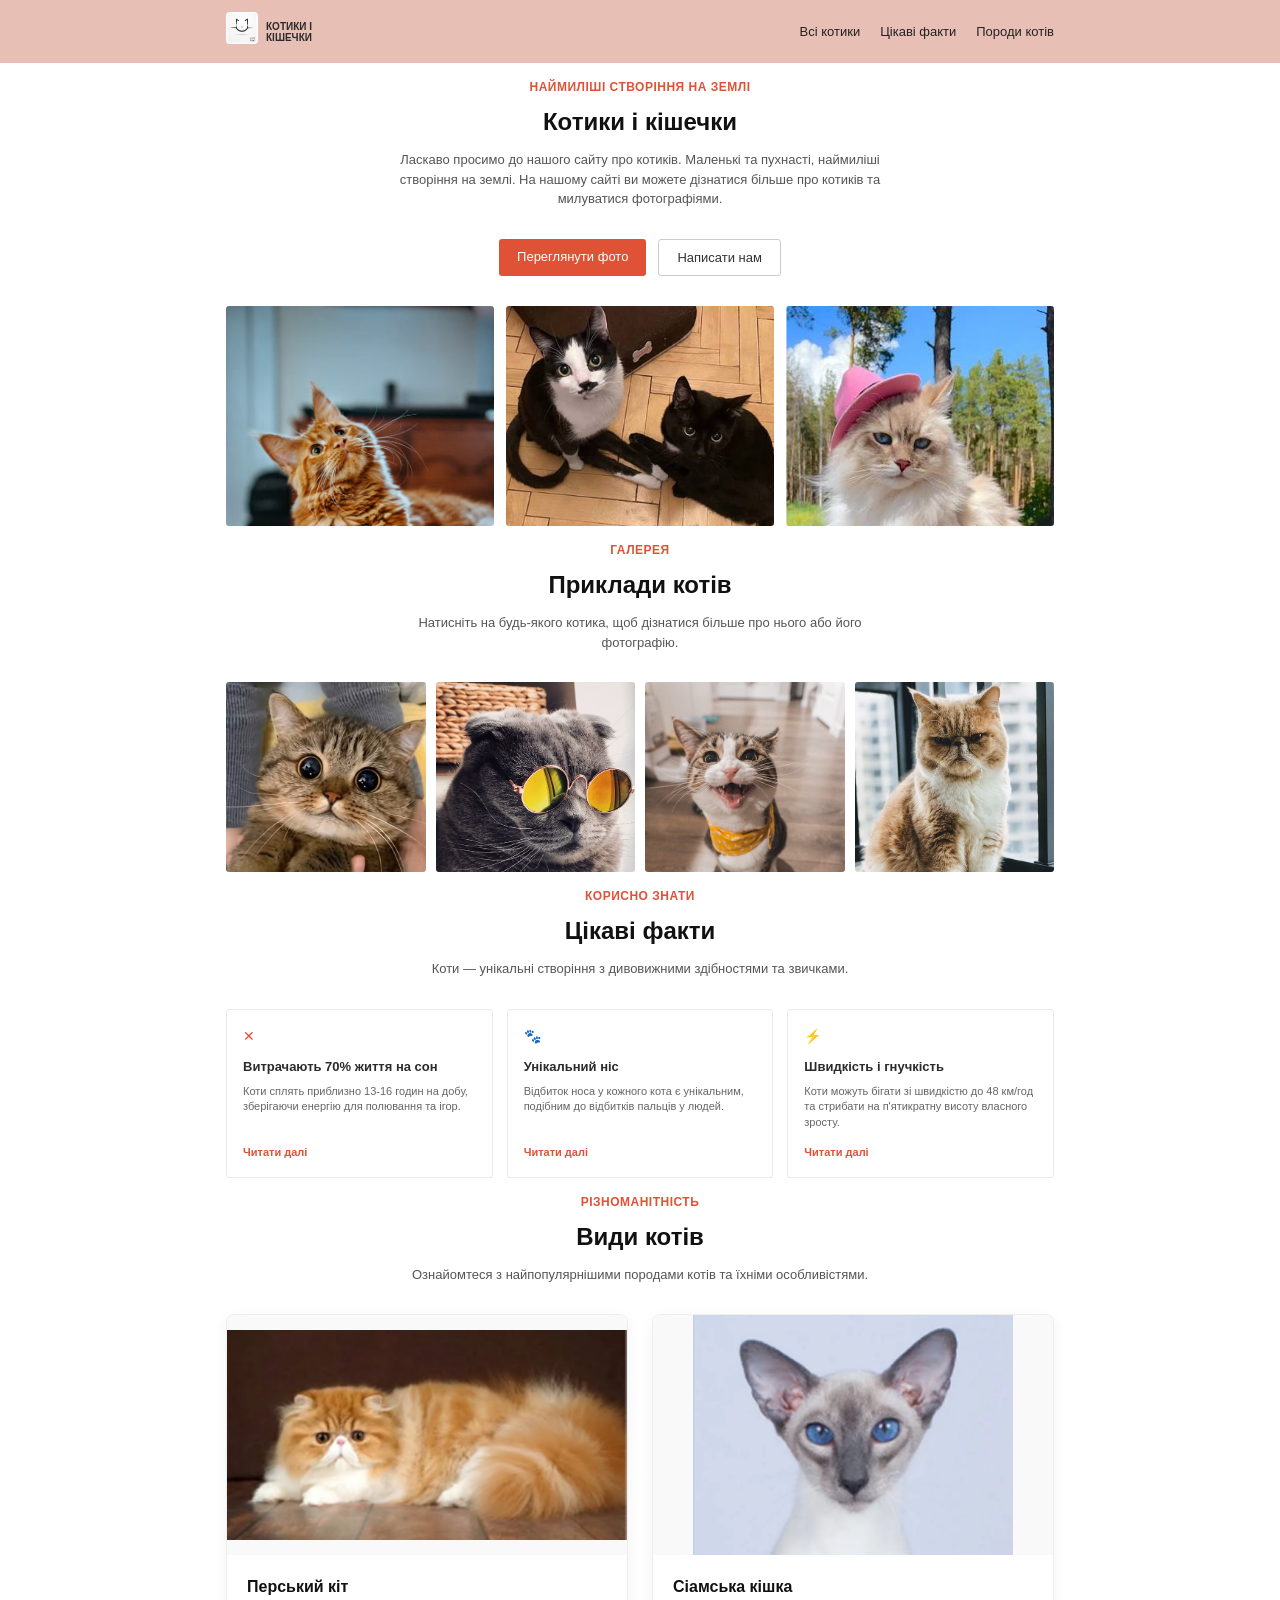
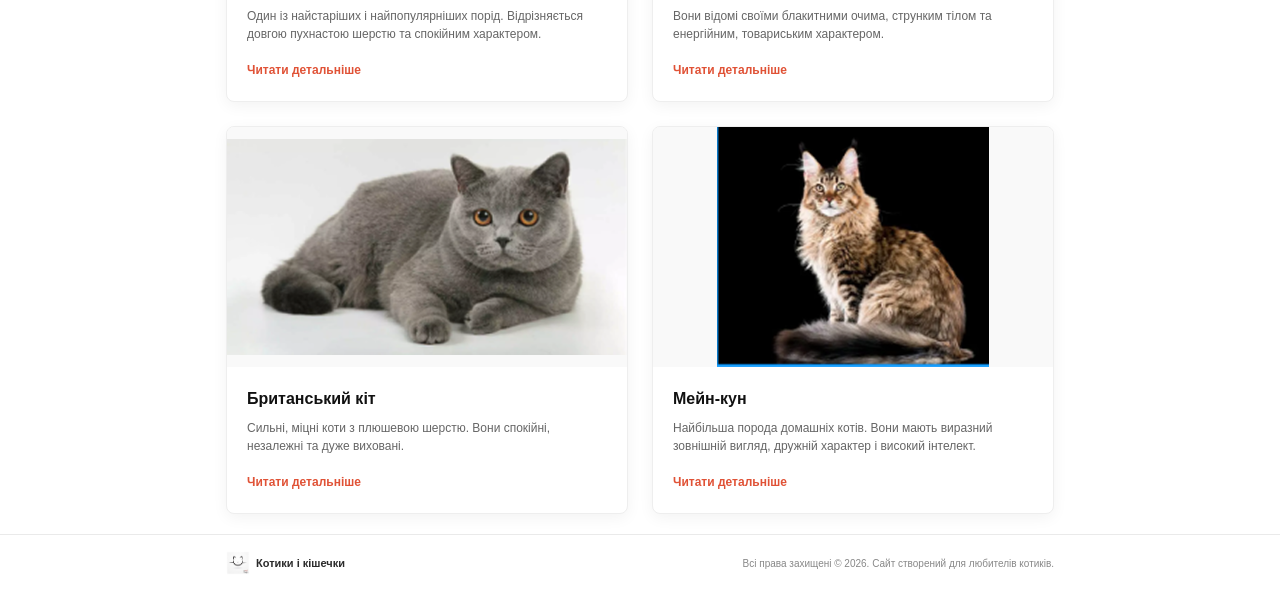
<file: index.html>
<!DOCTYPE html>
<html lang="uk">
<head>
    <meta charset="UTF-8">
    <meta name="viewport" content="width=device-width, initial-scale=1.0">
    <title>Котики і кішечки</title>
    <link rel="stylesheet" href="style.css">
</head>
<body>

    <!-- Шапка сайту -->
    <header class="header">
        <div class="container header-container">
            <div class="logo">
                <div class="logo-icon">
                    <img src="Frame 2.png" alt="Логотип">
                </div>
                <div class="logo-text">
                    Котики і<br>кішечки
                </div>
            </div>
            <nav class="nav">
                <a href="index.html">Всі котики</a>
                <a href="facts.html">Цікаві факти</a>
                <a href="breeds.html">Породи котів</a>
            </nav>
        </div>
    </header>

    <main>
        <!-- Hero Секція -->
        <section class="hero container">
            <span class="section-tag">Наймиліші створіння на землі</span>
            <h1 class="main-title">Котики і кішечки</h1>
            <p class="section-desc">
                Ласкаво просимо до нашого сайту про котиків. Маленькі та пухнасті, наймиліші створіння на землі. На нашому сайті ви можете дізнатися більше про котиків та милуватися фотографіями.
            </p>
            <div class="hero-buttons">
                <a href="gallery.html" class="btn btn-primary">Переглянути фото</a>
                <a href="#contact" class="btn btn-secondary">Написати нам</a>
            </div>
            <div class="hero-grid">
                <div class="hero-card"><img src="image 12.png" alt="Рудий кіт"></div>
                <div class="hero-card"><img src="image 4 (1).png" alt="Двоє котів"></div>
                <div class="hero-card"><img src="image 3 (1).png" alt="Кіт у шапці"></div>
            </div>
        </section>

        <!-- Галерея -->
        <section id="gallery" class="gallery container">
            <span class="section-tag">Галерея</span>
            <h2 class="section-title">Приклади котів</h2>
            <p class="section-desc">
                Натисніть на будь-якого котика, щоб дізнатися більше про нього або його фотографію.
            </p>
            <div class="gallery-grid">
                <div class="gallery-card"><img src="image 2 (1).png" alt="Кіт 1"></div>
                <div class="gallery-card"><img src="image 13.png" alt="Кіт 2"></div>
                <div class="gallery-card"><img src="image 14.png" alt="Кіт 3"></div>
                <div class="gallery-card"><img src="image 15.png" alt="Кіт 4"></div>
            </div>
        </section>

        <!-- Цікаві факти -->
        <section id="facts" class="facts container">
            <span class="section-tag">Корисно знати</span>
            <h2 class="section-title">Цікаві факти</h2>
            <p class="section-desc">
                Коти — унікальні створіння з дивовижними здібностями та звичками.
            </p>
            <div class="facts-grid">
                <div class="fact-card">
                    <div class="fact-icon">✕</div>
                    <h3 class="fact-title">Витрачають 70% життя на сон</h3>
                    <p class="fact-text">Коти сплять приблизно 13-16 годин на добу, зберігаючи енергію для полювання та ігор.</p>
                    <a href="#" class="fact-link">Читати далі</a>
                </div>
                <div class="fact-card">
                    <div class="fact-icon">🐾</div>
                    <h3 class="fact-title">Унікальний ніс</h3>
                    <p class="fact-text">Відбиток носа у кожного кота є унікальним, подібним до відбитків пальців у людей.</p>
                    <a href="#" class="fact-link">Читати далі</a>
                </div>
                <div class="fact-card">
                    <div class="fact-icon">⚡</div>
                    <h3 class="fact-title">Швидкість і гнучкість</h3>
                    <p class="fact-text">Коти можуть бігати зі швидкістю до 48 км/год та стрибати на п'ятикратну висоту власного зросту.</p>
                    <a href="#" class="fact-link">Читати далі</a>
                </div>
            </div>
        </section>

        <!-- Види котів -->
        <section id="breeds" class="breeds container">
            <span class="section-tag">Різноманітність</span>
            <h2 class="section-title">Види котів</h2>
            <p class="section-desc">
                Ознайомтеся з найпопулярнішими породами котів та їхніми особливістями.
            </p>
            <div class="breeds-grid">
                <div class="breed-card">
                    <img src="image 19.png" alt="Перський кіт">
                    <div class="breed-content">
                        <h3>Перський кіт</h3>
                        <p>Один із найстаріших і найпопулярніших порід. Відрізняється довгою пухнастою шерстю та спокійним характером.</p>
                        <a href="persian.html">Читати детальніше</a>
                    </div>
                </div>
                <div class="breed-card">
                    <img src="image 20.png" alt="Сіамська кішка">
                    <div class="breed-content">
                        <h3>Сіамська кішка</h3>
                        <p>Вони відомі своїми блакитними очима, струнким тілом та енергійним, товариським характером.</p>
                        <a href="siamese.html">Читати детальніше</a>
                    </div>
                </div>
                <div class="breed-card">
                    <img src="image 21.png" alt="Британський кіт">
                    <div class="breed-content">
                        <h3>Британський кіт</h3>
                        <p>Сильні, міцні коти з плюшевою шерстю. Вони спокійні, незалежні та дуже виховані.</p>
                        <a href="british.html">Читати детальніше</a>
                    </div>
                </div>
                <div class="breed-card">
                    <img src="image 22.png" alt="Мейн-кун">
                    <div class="breed-content">
                        <h3>Мейн-кун</h3>
                        <p>Найбільша порода домашніх котів. Вони мають виразний зовнішній вигляд, дружній характер і високий інтелект.</p>
                        <a href="maine-coon.html">Читати детальніше</a>
                    </div>
                </div>
            </div>
        </section>
    </main>

    <!-- Підвал -->
    <footer class="footer">
        <div class="container footer-container">
            <div class="footer-logo">
                <img src="Frame 2.png" alt="Логотип">
                <span>Котики і кішечки</span>
            </div>
            <div class="footer-copy">
                Всі права захищені © 2026. Сайт створений для любителів котиків.
            </div>
        </div>
    </footer>

</body>
</html>
</file>
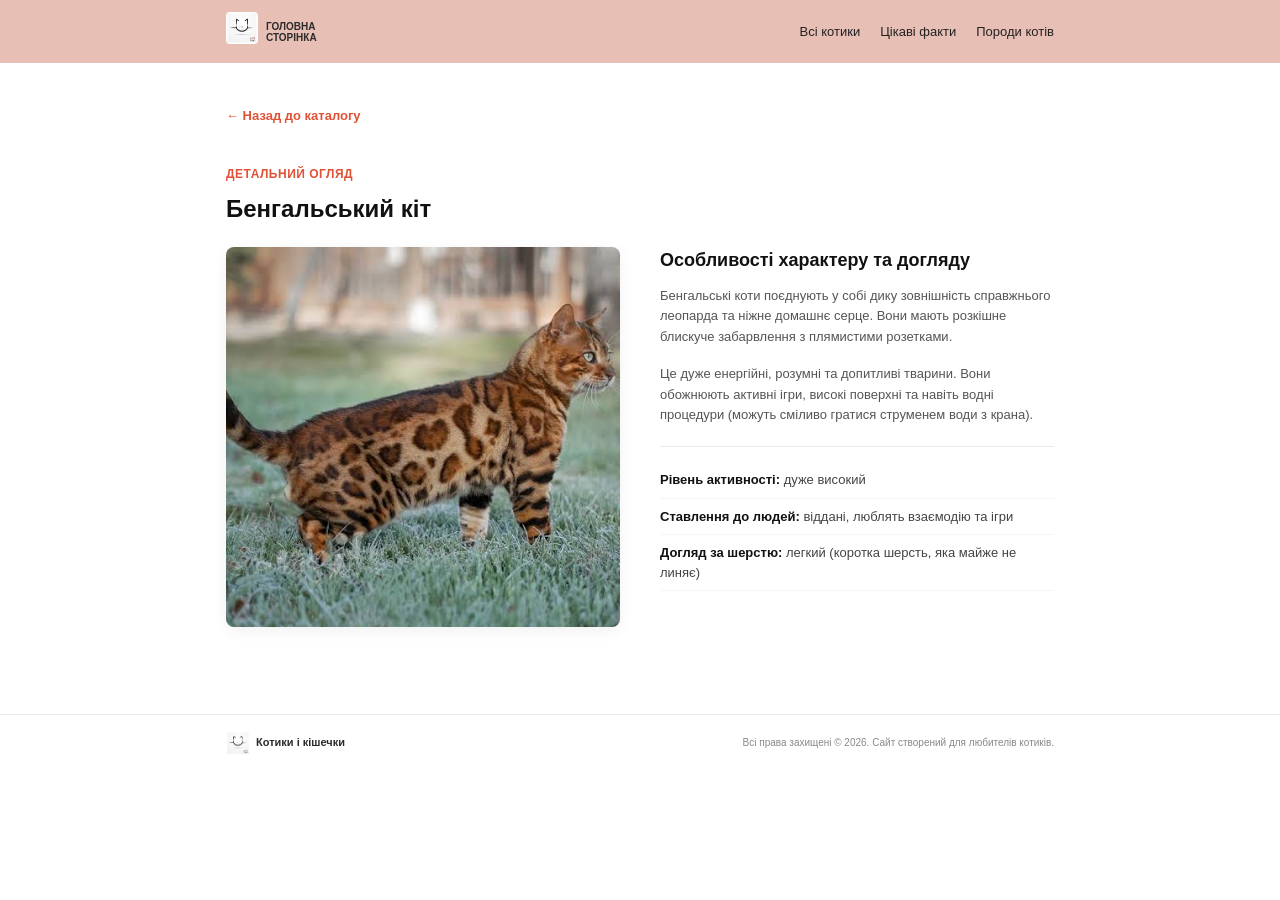
<file: bengal.html>
<!DOCTYPE html>
<html lang="uk">
<head>
    <meta charset="UTF-8">
    <meta name="viewport" content="width=device-width, initial-scale=1.0">
    <title>Бенгальський кіт — Породи котів</title>
    <link rel="stylesheet" href="style.css">
</head>
<body>

    <header class="header">
        <div class="container header-container">
            <div class="logo">
                <div class="logo-icon">
                    <img src="Frame 2.png" alt="Логотип">
                </div>
                <div class="logo-text">
                    Головна<br>сторінка
                </div>
            </div>
            <nav class="nav">
                <a href="index.html">Всі котики</a>
                <a href="facts.html">Цікаві факти</a>
                <a href="breeds.html">Породи котів</a>
            </nav>
        </div>
    </header>

    <main>
        <section class="container breed-detail-container">
            <a href="breeds.html" class="back-link">← Назад до каталогу</a>
            
            <span class="section-tag">Детальний огляд</span>
            <h1 class="section-title" style="text-align: left;">Бенгальський кіт</h1>
            
            <div class="breed-detail-grid">
                <div>
                    <img src="images (2).jpg" alt="Бенгальський кіт" class="breed-detail-image">
                </div>
                <div class="breed-detail-info">
                    <h3>Особливості характеру та догляду</h3>
                    <p>
                        Бенгальські коти поєднують у собі дику зовнішність справжнього леопарда та ніжне домашнє серце. Вони мають розкішне блискуче забарвлення з плямистими розетками.
                    </p>
                    <p>
                        Це дуже енергійні, розумні та допитливі тварини. Вони обожнюють активні ігри, високі поверхні та навіть водні процедури (можуть сміливо гратися струменем води з крана).
                    </p>
                    
                    <ul class="breed-features-list">
                        <li><strong>Рівень активності:</strong> дуже високий</li>
                        <li><strong>Ставлення до людей:</strong> віддані, люблять взаємодію та ігри</li>
                        <li><strong>Догляд за шерстю:</strong> легкий (коротка шерсть, яка майже не линяє)</li>
                    </ul>
                </div>
            </div>
        </section>
    </main>

    <footer class="footer">
        <div class="container footer-container">
            <div class="footer-logo">
                <img src="Frame 2.png" alt="Логотип">
                <span>Котики і кішечки</span>
            </div>
            <div class="footer-copy">
                Всі права захищені © 2026. Сайт створений для любителів котиків.
            </div>
        </div>
    </footer>

</body>
</html>
</file>
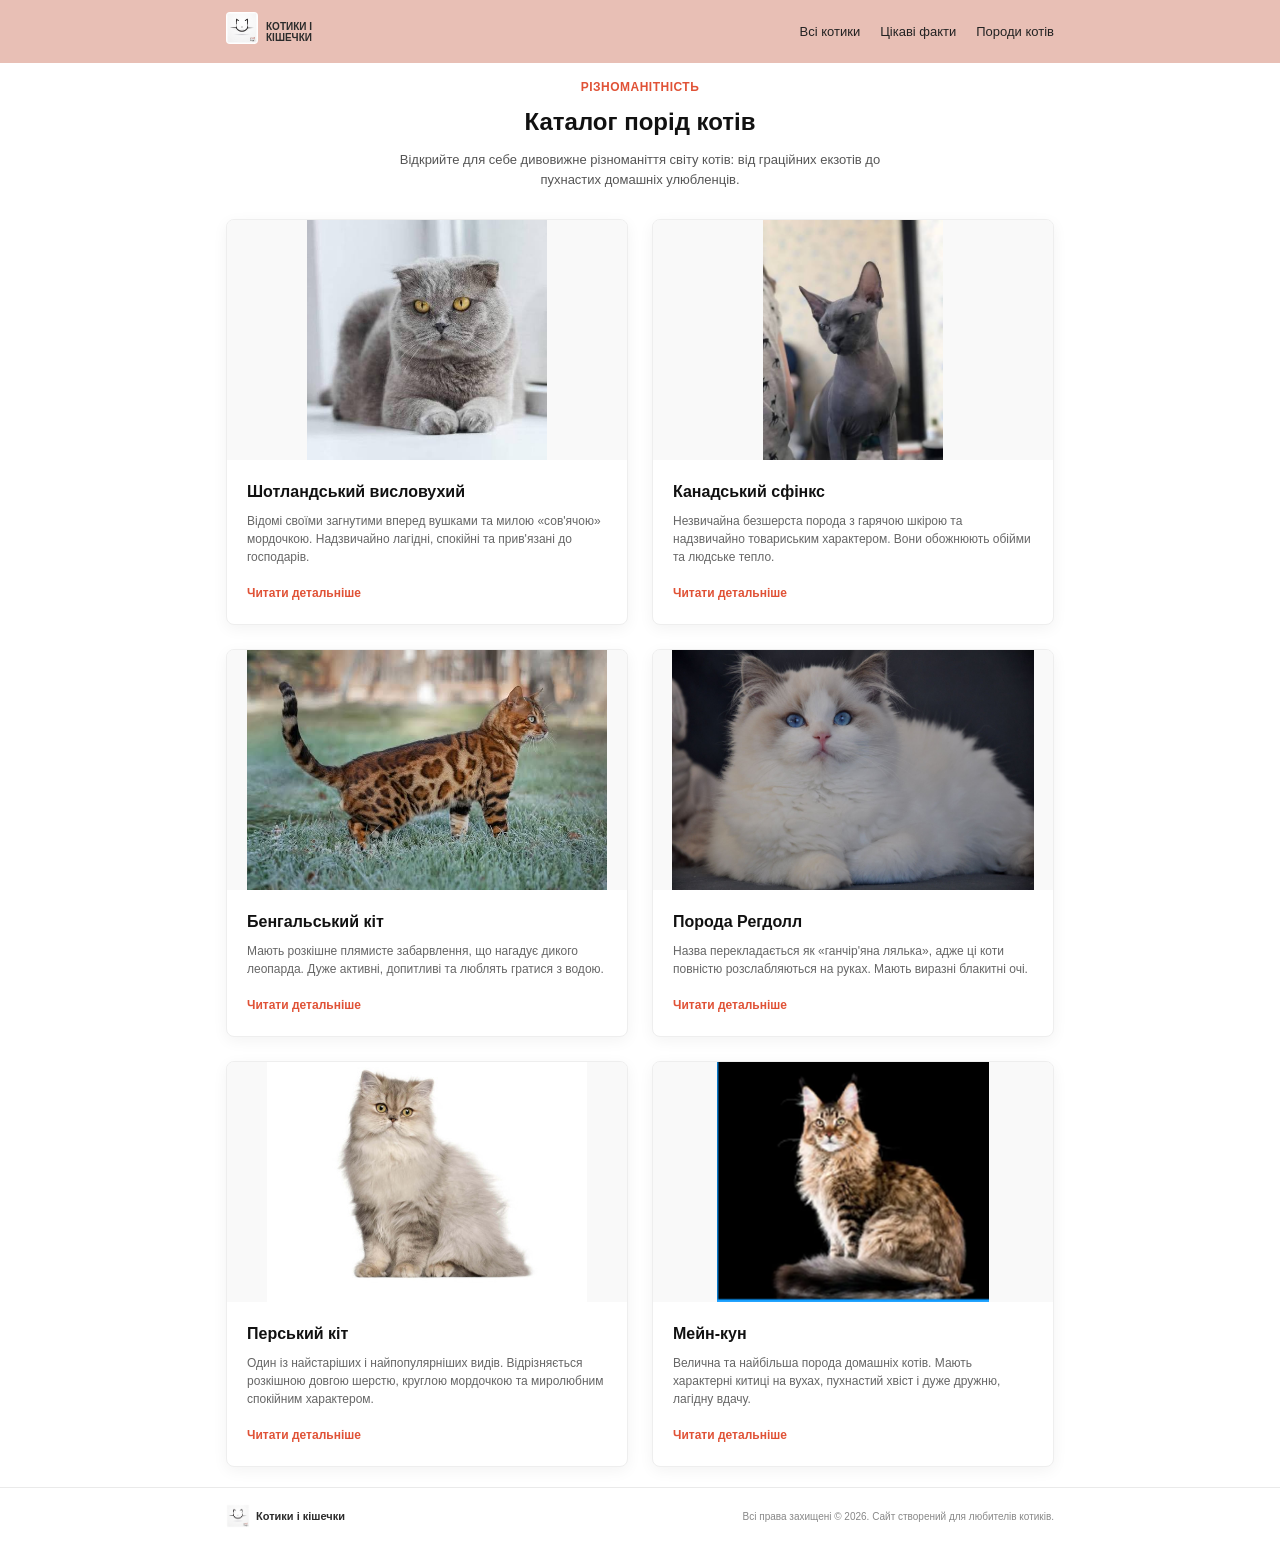
<file: breeds.html>
<!DOCTYPE html>
<html lang="uk">
<head>
    <meta charset="UTF-8">
    <meta name="viewport" content="width=device-width, initial-scale=1.0">
    <title>Породи котів</title>
    <link rel="stylesheet" href="style.css">
</head>
<body>

    <!-- Шапка сайту -->
    <header class="header">
        <div class="container header-container">
            <div class="logo">
                <div class="logo-icon">
                    <img src="Frame 2.png" alt="Логотип">
                </div>
                <div class="logo-text">
                    Котики і<br>кішечки 
                </div>
            </div>
            <nav class="nav">
                <a href="index.html">Всі котики</a>
                <a href="facts.html">Цікаві факти</a>
                <a href="breeds.html">Породи котів</a>
            </nav>
        </div>
    </header>

    <main>
        <!-- Секція порід -->
        <section class="breeds container">
            <span class="section-tag">Різноманітність</span>
            <h2 class="section-title">Каталог порід котів</h2>
            <p class="section-desc">
                Відкрийте для себе дивовижне різноманіття світу котів: від граційних екзотів до пухнастих домашніх улюбленців.
            </p>
            <div class="breeds-grid">
                <div class="breed-card">
                    <img src="images (1).jpg" alt="Шотландський висловухий">
                    <div class="breed-content">
                        <h3>Шотландський висловухий</h3>
                        <p>Відомі своїми загнутими вперед вушками та милою «сов'ячою» мордочкою. Надзвичайно лагідні, спокійні та прив'язані до господарів.</p>
                        <a href="scottish.html">Читати детальніше</a>
                    </div>
                </div>
                <div class="breed-card">
                    <img src="images.jpg" alt="Канадський сфінкс">
                    <div class="breed-content">
                        <h3>Канадський сфінкс</h3>
                        <p>Незвичайна безшерста порода з гарячою шкірою та надзвичайно товариським характером. Вони обожнюють обійми та людське тепло.</p>
                        <a href="sphynx.html">Читати детальніше</a>
                    </div>
                </div>
                <div class="breed-card">
                    <img src="images (2).jpg" alt="Бенгальський кіт">
                    <div class="breed-content">
                        <h3>Бенгальський кіт</h3>
                        <p>Мають розкішне плямисте забарвлення, що нагадує дикого леопарда. Дуже активні, допитливі та люблять гратися з водою.</p>
                        <a href="bengal.html">Читати детальніше</a>
                    </div>
                </div>
                <div class="breed-card">
                    <img src="1636853221_6-koshka-top-p-koshki-rek-dol-koshka-8.jpg" alt="Порода Регдолл">
                    <div class="breed-content">
                        <h3>Порода Регдолл</h3>
                        <p>Назва перекладається як «ганчір'яна лялька», адже ці коти повністю розслабляються на руках. Мають виразні блакитні очі.</p>
                        <a href="ragdoll.html">Читати детальніше</a>
                    </div>
                </div>
                <div class="breed-card">
                    <img src="CAT BREED Hero Mobile_0015_Persian.jpg" alt="Перський кіт">
                    <div class="breed-content">
                        <h3>Перський кіт</h3>
                        <p>Один із найстаріших і найпопулярніших видів. Відрізняється розкішною довгою шерстю, круглою мордочкою та миролюбним спокійним характером.</p>
                        <a href="persian.html">Читати детальніше</a>
                    </div>
                </div>
                <div class="breed-card">
                    <img src="image 22.png" alt="Мейн-кун">
                    <div class="breed-content">
                        <h3>Мейн-кун</h3>
                        <p>Велична та найбільша порода домашніх котів. Мають характерні китиці на вухах, пухнастий хвіст і дуже дружню, лагідну вдачу.</p>
                        <a href="maine-coon.html">Читати детальніше</a>
                    </div>
                </div>
            </div>
        </section>
    </main>

    <!-- Підвал -->
    <footer class="footer">
        <div class="container footer-container">
            <div class="footer-logo">
                <img src="Frame 2.png" alt="Логотип">
                <span>Котики і кішечки</span>
            </div>
            <div class="footer-copy">
                Всі права захищені © 2026. Сайт створений для любителів котиків.
            </div>
        </div>
    </footer>

</body>
</html>
</file>
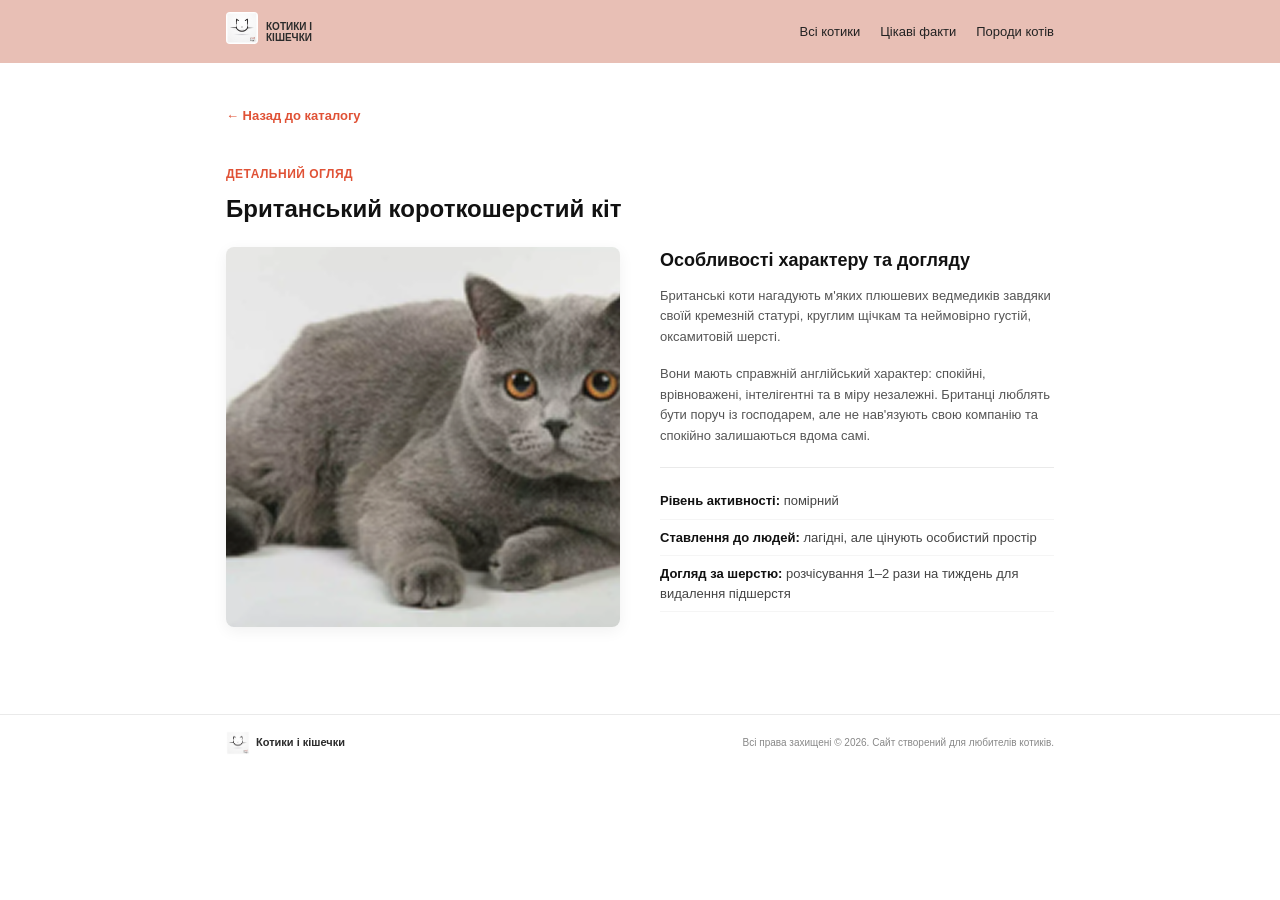
<file: british.html>
<!DOCTYPE html>
<html lang="uk">
<head>
    <meta charset="UTF-8">
    <meta name="viewport" content="width=device-width, initial-scale=1.0">
    <title>Британський кіт — Породи котів</title>
    <link rel="stylesheet" href="style.css">
</head>
<body>

    <header class="header">
        <div class="container header-container">
            <div class="logo">
                <div class="logo-icon">
                    <img src="Frame 2.png" alt="Логотип">
                </div>
                <div class="logo-text">
                    Котики і<br>кішечки
                </div>
            </div>
            <nav class="nav">
                <a href="index.html">Всі котики</a>
                <a href="facts.html">Цікаві факти</a>
                <a href="breeds.html">Породи котів</a>
            </nav>
        </div>
    </header>

    <main>
        <section class="container breed-detail-container">
            <a href="breeds.html" class="back-link">← Назад до каталогу</a>
            
            <span class="section-tag">Детальний огляд</span>
            <h1 class="section-title" style="text-align: left;">Британський короткошерстий кіт</h1>
            
            <div class="breed-detail-grid">
                <div>
                    <img src="image 21.png" alt="Британський кіт" class="breed-detail-image">
                </div>
                <div class="breed-detail-info">
                    <h3>Особливості характеру та догляду</h3>
                    <p>
                        Британські коти нагадують м'яких плюшевих ведмедиків завдяки своїй кремезній статурі, круглим щічкам та неймовірно густій, оксамитовій шерсті.
                    </p>
                    <p>
                        Вони мають справжній англійський характер: спокійні, врівноважені, інтелігентні та в міру незалежні. Британці люблять бути поруч із господарем, але не нав'язують свою компанію та спокійно залишаються вдома самі.
                    </p>
                    
                    <ul class="breed-features-list">
                        <li><strong>Рівень активності:</strong> помірний</li>
                        <li><strong>Ставлення до людей:</strong> лагідні, але цінують особистий простір</li>
                        <li><strong>Догляд за шерстю:</strong> розчісування 1–2 рази на тиждень для видалення підшерстя</li>
                    </ul>
                </div>
            </div>
        </section>
    </main>

    <footer class="footer">
        <div class="container footer-container">
            <div class="footer-logo">
                <img src="Frame 2.png" alt="Логотип">
                <span>Котики і кішечки</span>
            </div>
            <div class="footer-copy">
                Всі права захищені © 2026. Сайт створений для любителів котиків.
            </div>
        </div>
    </footer>

</body>
</html>
</file>
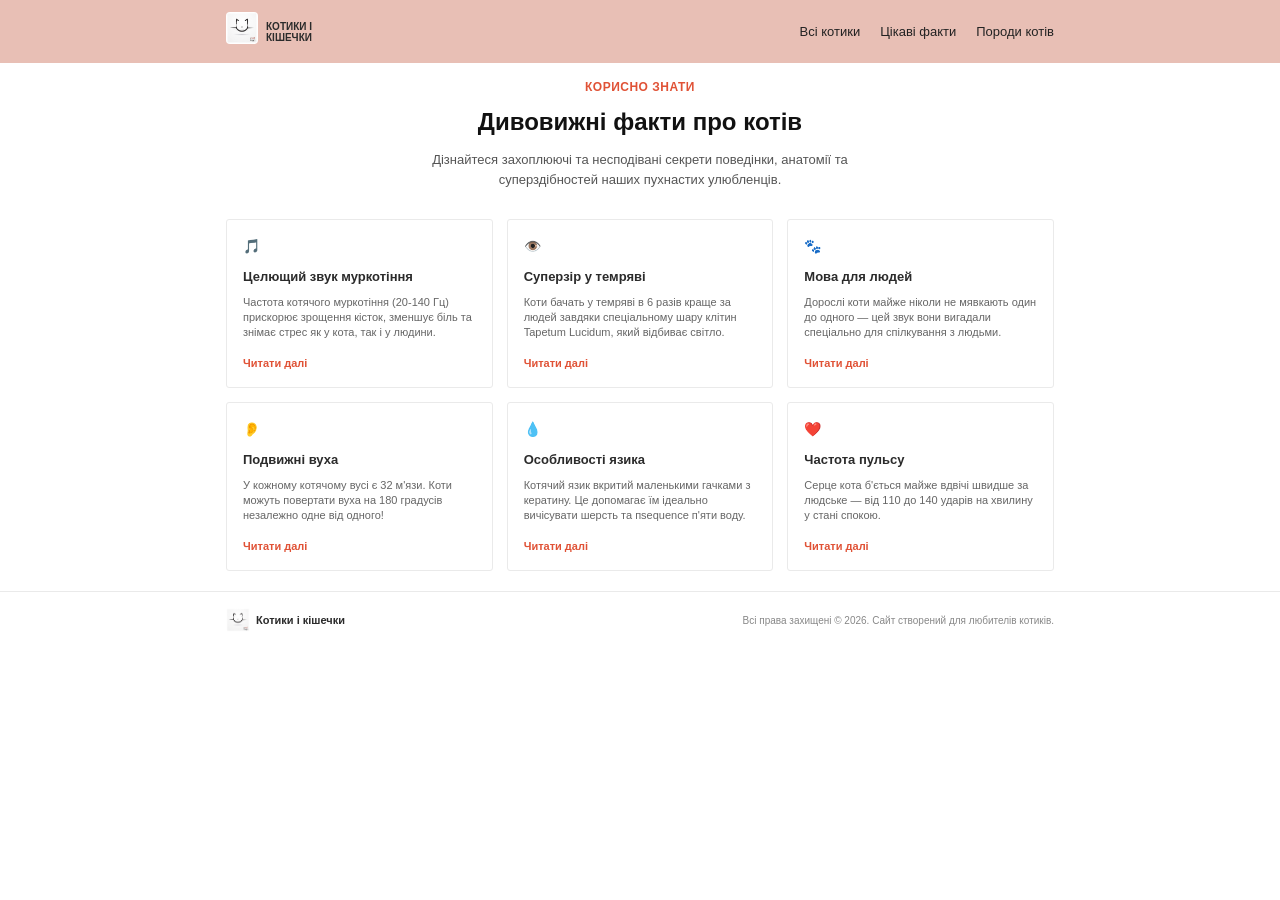
<file: facts.html>
<!DOCTYPE html>
<html lang="uk">
<head>
    <meta charset="UTF-8">
    <meta name="viewport" content="width=device-width, initial-scale=1.0">
    <title>Цікаві факти про котів</title>
    <link rel="stylesheet" href="style.css">
</head>
<body>

    <!-- Шапка сайту -->
    <header class="header">
        <div class="container header-container">
            <div class="logo">
                <div class="logo-icon">
                    <img src="Frame 2.png" alt="Логотип">
                </div>
                <div class="logo-text">
                    Котики і<br>кішечки
                </div>
            </div>
            <nav class="nav">
                <a href="index.html">Всі котики</a>
                <a href="facts.html">Цікаві факти</a>
                <a href="breeds.html">Породи котів</a>
            </nav>
        </div>
    </header>

    <main>
        <!-- Секція фактів -->
        <section class="facts container">
            <span class="section-tag">Корисно знати</span>
            <h2 class="section-title">Дивовижні факти про котів</h2>
            <p class="section-desc">
                Дізнайтеся захоплюючі та несподівані секрети поведінки, анатомії та суперздібностей наших пухнастих улюбленців.
            </p>
            
            <div class="facts-grid">
                <div class="fact-card">
                    <div class="fact-icon">🎵</div>
                    <h3 class="fact-title">Целющий звук муркотіння</h3>
                    <p class="fact-text">Частота котячого муркотіння (20-140 Гц) прискорює зрощення кісток, зменшує біль та знімає стрес як у кота, так і у людини.</p>
                    <a href="#" class="fact-link">Читати далі</a>
                </div>
                <div class="fact-card">
                    <div class="fact-icon">👁️</div>
                    <h3 class="fact-title">Суперзір у темряві</h3>
                    <p class="fact-text">Коти бачать у темряві в 6 разів краще за людей завдяки спеціальному шару клітин Tapetum Lucidum, який відбиває світло.</p>
                    <a href="#" class="fact-link">Читати далі</a>
                </div>
                <div class="fact-card">
                    <div class="fact-icon">🐾</div>
                    <h3 class="fact-title">Мова для людей</h3>
                    <p class="fact-text">Дорослі коти майже ніколи не мявкають один до одного — цей звук вони вигадали спеціально для спілкування з людьми.</p>
                    <a href="#" class="fact-link">Читати далі</a>
                </div>
                <div class="fact-card">
                    <div class="fact-icon">👂</div>
                    <h3 class="fact-title">Подвижні вуха</h3>
                    <p class="fact-text">У кожному котячому вусі є 32 м'язи. Коти можуть повертати вуха на 180 градусів незалежно одне від одного!</p>
                    <a href="#" class="fact-link">Читати далі</a>
                </div>
                <div class="fact-card">
                    <div class="fact-icon">💧</div>
                    <h3 class="fact-title">Особливості язика</h3>
                    <p class="fact-text">Котячий язик вкритий маленькими гачками з кератину. Це допомагає їм ідеально вичісувати шерсть та пsequence п'яти воду.</p>
                    <a href="#" class="fact-link">Читати далі</a>
                </div>
                <div class="fact-card">
                    <div class="fact-icon">❤️</div>
                    <h3 class="fact-title">Частота пульсу</h3>
                    <p class="fact-text">Серце кота б'ється майже вдвічі швидше за людське — від 110 до 140 ударів на хвилину у стані спокою.</p>
                    <a href="#" class="fact-link">Читати далі</a>
                </div>
            </div>
        </section>
    </main>

    <!-- Підвал -->
    <footer class="footer">
        <div class="container footer-container">
            <div class="footer-logo">
                <img src="Frame 2.png" alt="Логотип">
                <span>Котики і кішечки</span>
            </div>
            <div class="footer-copy">
                Всі права захищені © 2026. Сайт створений для любителів котиків.
            </div>
        </div>
    </footer>

</body>
</html>
</file>
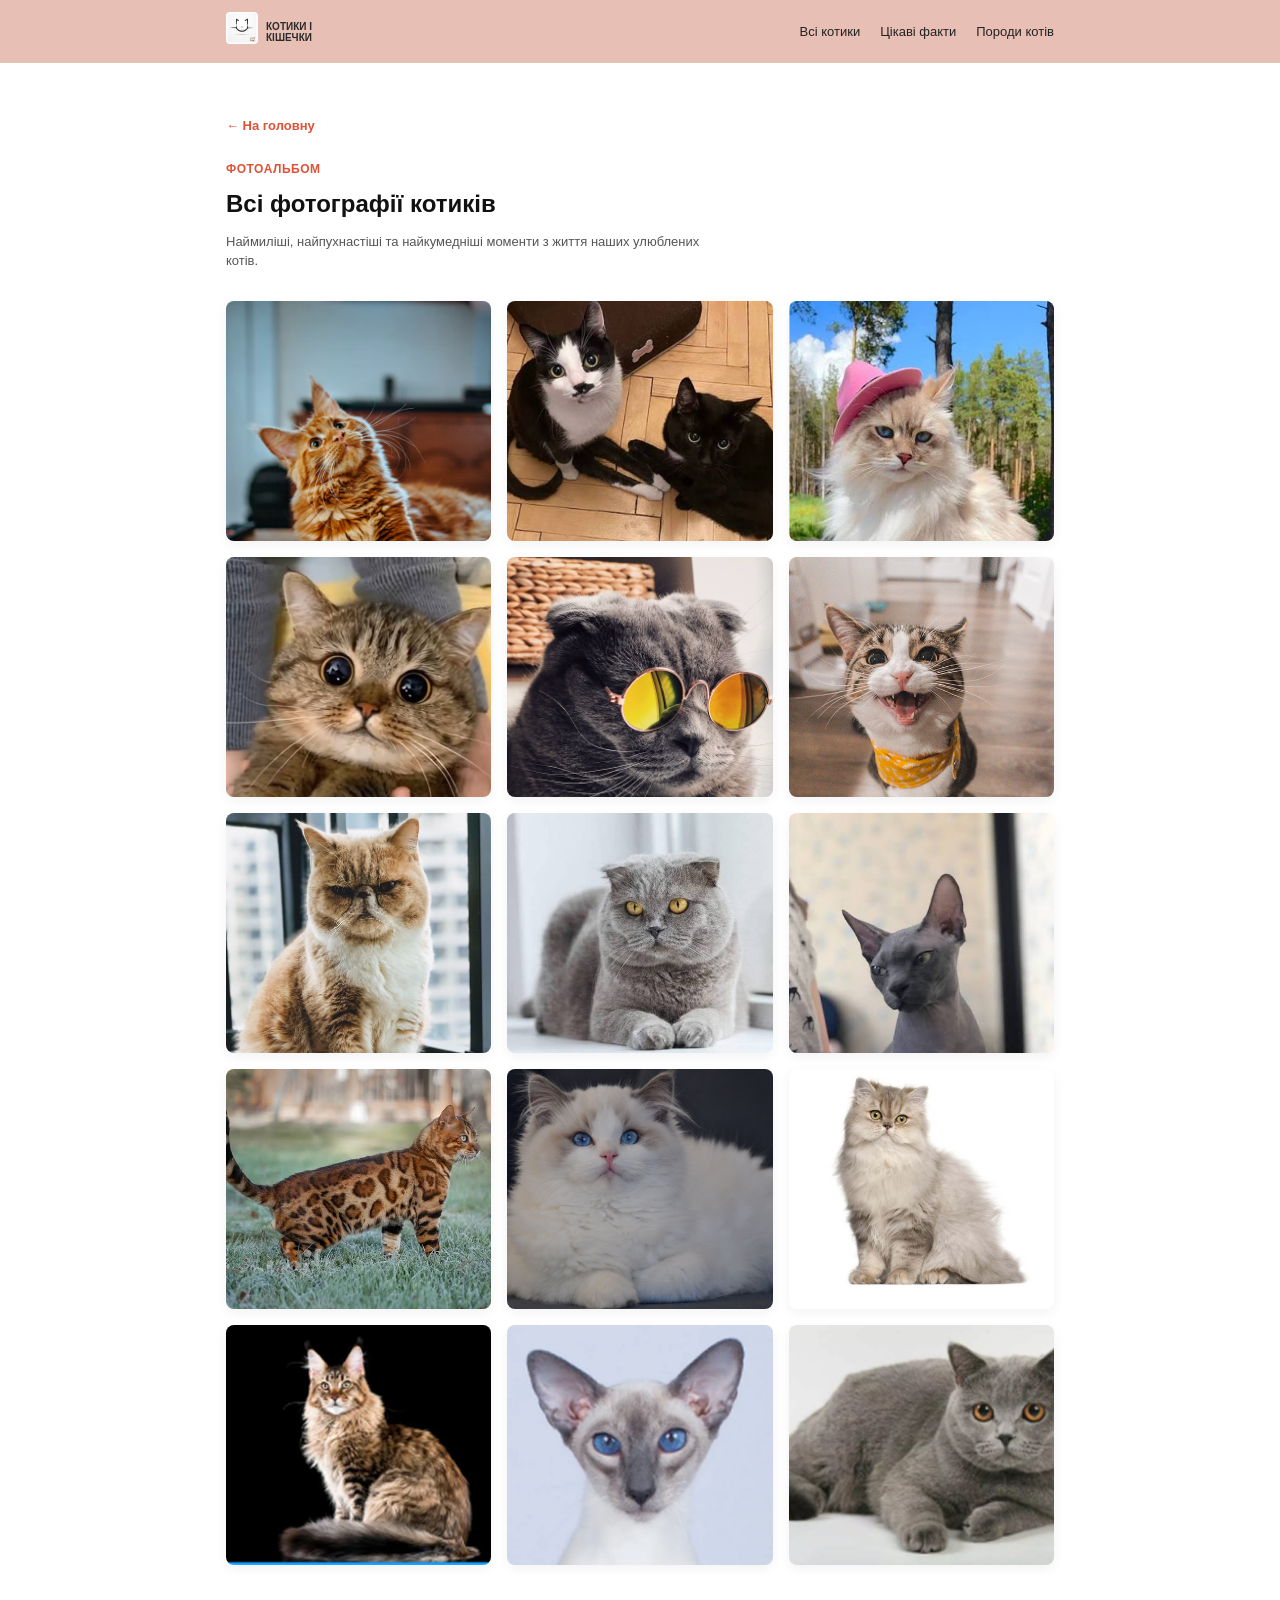
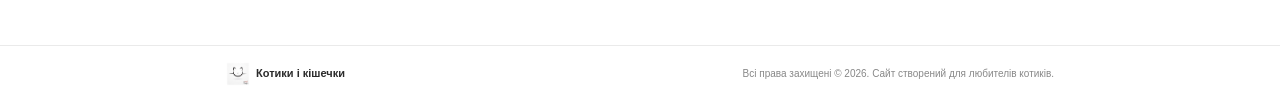
<file: gallery.html>
<!DOCTYPE html>
<html lang="uk">
<head>
    <meta charset="UTF-8">
    <meta name="viewport" content="width=device-width, initial-scale=1.0">
    <title>Галерея котиків — Котики і кішечки</title>
    <link rel="stylesheet" href="style.css">
</head>
<body>

    <!-- Шапка сайту -->
    <header class="header">
        <div class="container header-container">
            <div class="logo">
                <div class="logo-icon">
                    <img src="Frame 2.png" alt="Логотип">
                </div>
                <div class="logo-text">
                    Котики і<br>кішечки
                </div>
            </div>
            <nav class="nav">
                <a href="index.html">Всі котики</a>
                <a href="facts.html">Цікаві факти</a>
                <a href="breeds.html">Породи котів</a>
            </nav>
        </div>
    </header>

    <main>
        <!-- Повна галерея фотографій -->
        <section class="container" style="padding-top: 50px; padding-bottom: 60px; text-align: left;">
            <a href="index.html" class="back-link">← На головну</a>
            
            <span class="section-tag" style="display: block; margin-top: 0;">Фотоальбом</span>
            <h1 class="section-title" style="text-align: left; margin-bottom: 10px;">Всі фотографії котиків</h1>
            <p class="section-desc" style="margin: 0 0 30px 0; text-align: left;">
                Наймиліші, найпухнастіші та найкумедніші моменти з життя наших улюблених котів.
            </p>
            
            <!-- Сітка всіх фото (комбінація фото з головної та каталогу) -->
            <div class="full-gallery-grid">
                <div class="gallery-card"><img src="image 12.png" alt="Рудий кіт"></div>
                <div class="gallery-card"><img src="image 4 (1).png" alt="Двоє котів"></div>
                <div class="gallery-card"><img src="image 3 (1).png" alt="Кіт у шапці"></div>
                <div class="gallery-card"><img src="image 2 (1).png" alt="Кіт 1"></div>
                <div class="gallery-card"><img src="image 13.png" alt="Кіт 2"></div>
                <div class="gallery-card"><img src="image 14.png" alt="Кіт 3"></div>
                <div class="gallery-card"><img src="image 15.png" alt="Кіт 4"></div>
                <div class="gallery-card"><img src="images (1).jpg" alt="Шотландський висловухий"></div>
                <div class="gallery-card"><img src="images.jpg" alt="Канадський сфінкс"></div>
                <div class="gallery-card"><img src="images (2).jpg" alt="Бенгальський кіт"></div>
                <div class="gallery-card"><img src="1636853221_6-koshka-top-p-koshki-rek-dol-koshka-8.jpg" alt="Регдолл"></div>
                <div class="gallery-card"><img src="CAT BREED Hero Mobile_0015_Persian.jpg" alt="Перський кіт"></div>
                <div class="gallery-card"><img src="image 22.png" alt="Мейн-кун"></div>
                <div class="gallery-card"><img src="image 20.png" alt="Сіамська кішка"></div>
                <div class="gallery-card"><img src="image 21.png" alt="Британський кіт"></div>
            </div>
        </section>
    </main>

    <!-- Підвал -->
    <footer class="footer">
        <div class="container footer-container">
            <div class="footer-logo">
                <img src="Frame 2.png" alt="Логотип">
                <span>Котики і кішечки</span>
            </div>
            <div class="footer-copy">
                Всі права захищені © 2026. Сайт створений для любителів котиків.
            </div>
        </div>
    </footer>

</body>
</html>
</file>
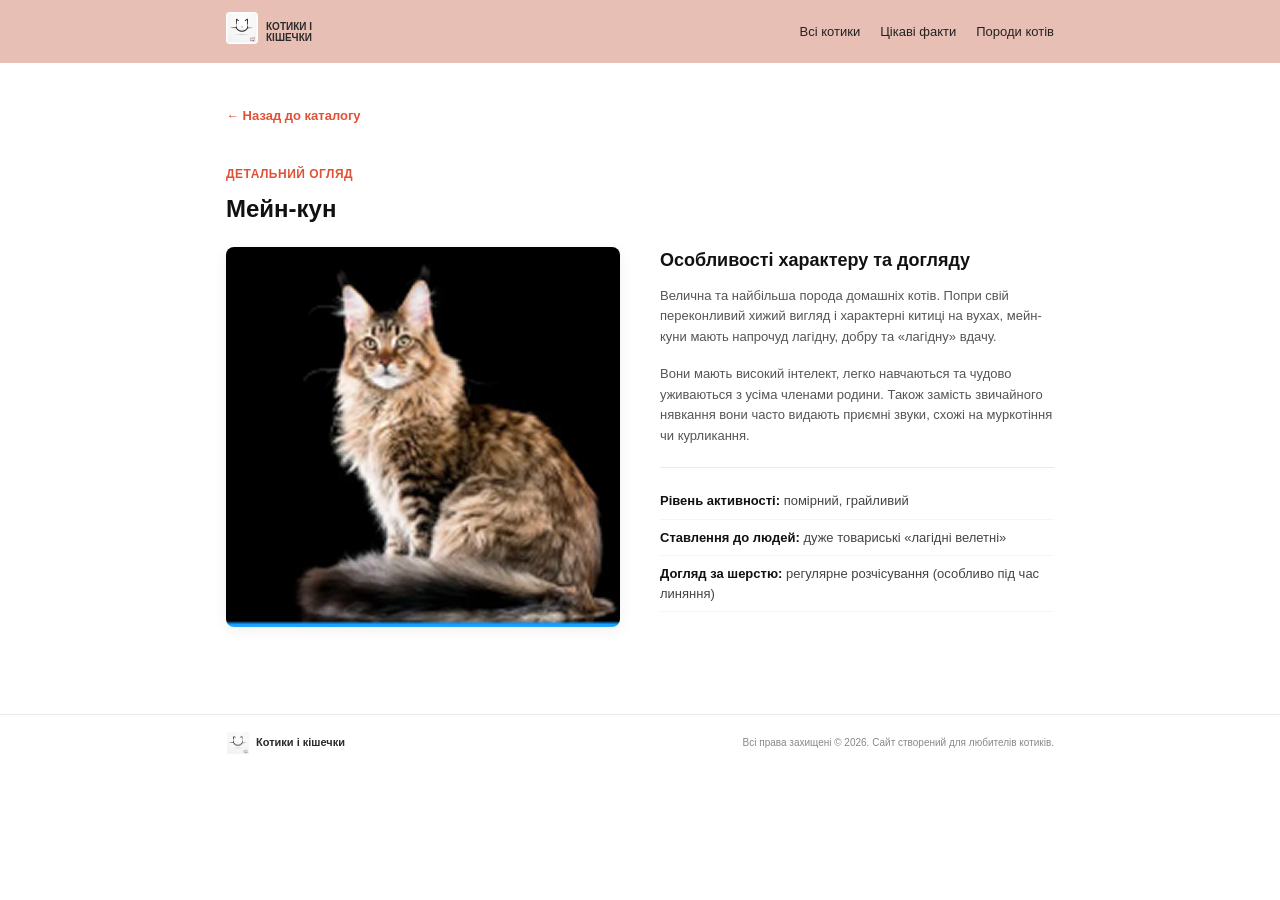
<file: maine-coon.html>
<!DOCTYPE html>
<html lang="uk">
<head>
    <meta charset="UTF-8">
    <meta name="viewport" content="width=device-width, initial-scale=1.0">
    <title>Мейн-кун — Породи котів</title>
    <link rel="stylesheet" href="style.css">
</head>
<body>

    <header class="header">
        <div class="container header-container">
            <div class="logo">
                <div class="logo-icon">
                    <img src="Frame 2.png" alt="Логотип">
                </div>
                <div class="logo-text">
                    Котики і<br>кішечки
                </div>
            </div>
            <nav class="nav">
                <a href="index.html">Всі котики</a>
                <a href="facts.html">Цікаві факти</a>
                <a href="breeds.html">Породи котів</a>
            </nav>
        </div>
    </header>

    <main>
        <section class="container breed-detail-container">
            <a href="breeds.html" class="back-link">← Назад до каталогу</a>
            
            <span class="section-tag">Детальний огляд</span>
            <h1 class="section-title" style="text-align: left;">Мейн-кун</h1>
            
            <div class="breed-detail-grid">
                <div>
                    <img src="image 22.png" alt="Мейн-кун" class="breed-detail-image">
                </div>
                <div class="breed-detail-info">
                    <h3>Особливості характеру та догляду</h3>
                    <p>
                        Велична та найбільша порода домашніх котів. Попри свій переконливий хижий вигляд і характерні китиці на вухах, мейн-куни мають напрочуд лагідну, добру та «лагідну» вдачу.
                    </p>
                    <p>
                        Вони мають високий інтелект, легко навчаються та чудово уживаються з усіма членами родини. Також замість звичайного нявкання вони часто видають приємні звуки, схожі на муркотіння чи курликання.
                    </p>
                    
                    <ul class="breed-features-list">
                        <li><strong>Рівень активності:</strong> помірний, грайливий</li>
                        <li><strong>Ставлення до людей:</strong> дуже товариські «лагідні велетні»</li>
                        <li><strong>Догляд за шерстю:</strong> регулярне розчісування (особливо під час линяння)</li>
                    </ul>
                </div>
            </div>
        </section>
    </main>

    <footer class="footer">
        <div class="container footer-container">
            <div class="footer-logo">
                <img src="Frame 2.png" alt="Логотип">
                <span>Котики і кішечки</span>
            </div>
            <div class="footer-copy">
                Всі права захищені © 2026. Сайт створений для любителів котиків.
            </div>
        </div>
    </footer>

</body>
</html>
</file>
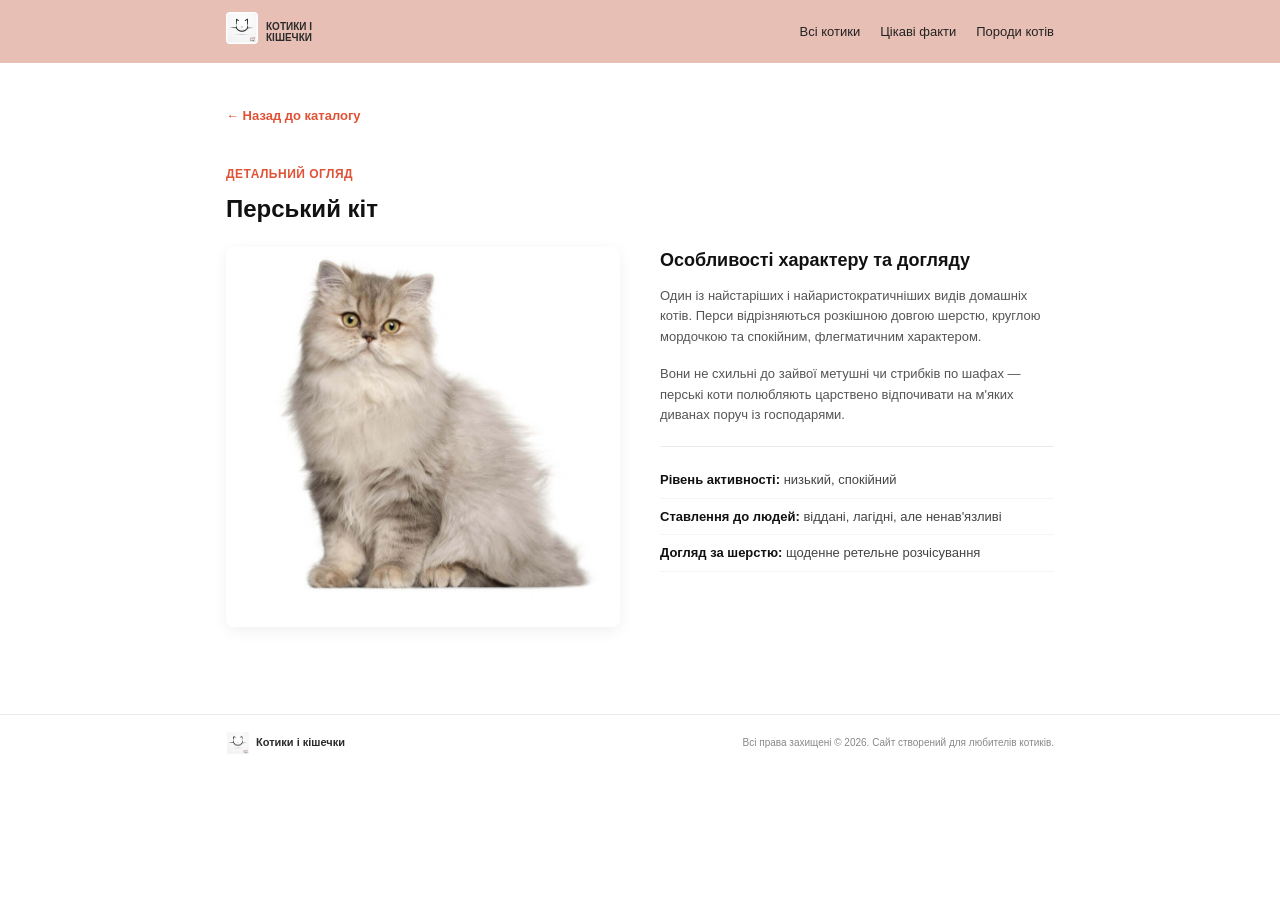
<file: persian.html>
<!DOCTYPE html>
<html lang="uk">
<head>
    <meta charset="UTF-8">
    <meta name="viewport" content="width=device-width, initial-scale=1.0">
    <title>Перський кіт — Породи котів</title>
    <link rel="stylesheet" href="style.css">
</head>
<body>

    <header class="header">
        <div class="container header-container">
            <div class="logo">
                <div class="logo-icon">
                    <img src="Frame 2.png" alt="Логотип">
                </div>
                <div class="logo-text">
                    Котики і<br>кішечки
                </div>
            </div>
            <nav class="nav">
                <a href="index.html">Всі котики</a>
                <a href="facts.html">Цікаві факти</a>
                <a href="breeds.html">Породи котів</a>
            </nav>
        </div>
    </header>

    <main>
        <section class="container breed-detail-container">
            <a href="breeds.html" class="back-link">← Назад до каталогу</a>
            
            <span class="section-tag">Детальний огляд</span>
            <h1 class="section-title" style="text-align: left;">Перський кіт</h1>
            
            <div class="breed-detail-grid">
                <div>
                    <img src="CAT BREED Hero Mobile_0015_Persian.jpg" alt="Перський кіт" class="breed-detail-image">
                </div>
                <div class="breed-detail-info">
                    <h3>Особливості характеру та догляду</h3>
                    <p>
                        Один із найстаріших і найаристократичніших видів домашніх котів. Перси відрізняються розкішною довгою шерстю, круглою мордочкою та спокійним, флегматичним характером.
                    </p>
                    <p>
                        Вони не схильні до зайвої метушні чи стрибків по шафах — перські коти полюбляють царствено відпочивати на м'яких диванах поруч із господарями.
                    </p>
                    
                    <ul class="breed-features-list">
                        <li><strong>Рівень активності:</strong> низький, спокійний</li>
                        <li><strong>Ставлення до людей:</strong> віддані, лагідні, але ненав'язливі</li>
                        <li><strong>Догляд за шерстю:</strong> щоденне ретельне розчісування</li>
                    </ul>
                </div>
            </div>
        </section>
    </main>

    <footer class="footer">
        <div class="container footer-container">
            <div class="footer-logo">
                <img src="Frame 2.png" alt="Логотип">
                <span>Котики і кішечки</span>
            </div>
            <div class="footer-copy">
                Всі права захищені © 2026. Сайт створений для любителів котиків.
            </div>
        </div>
    </footer>

</body>
</html>
</file>
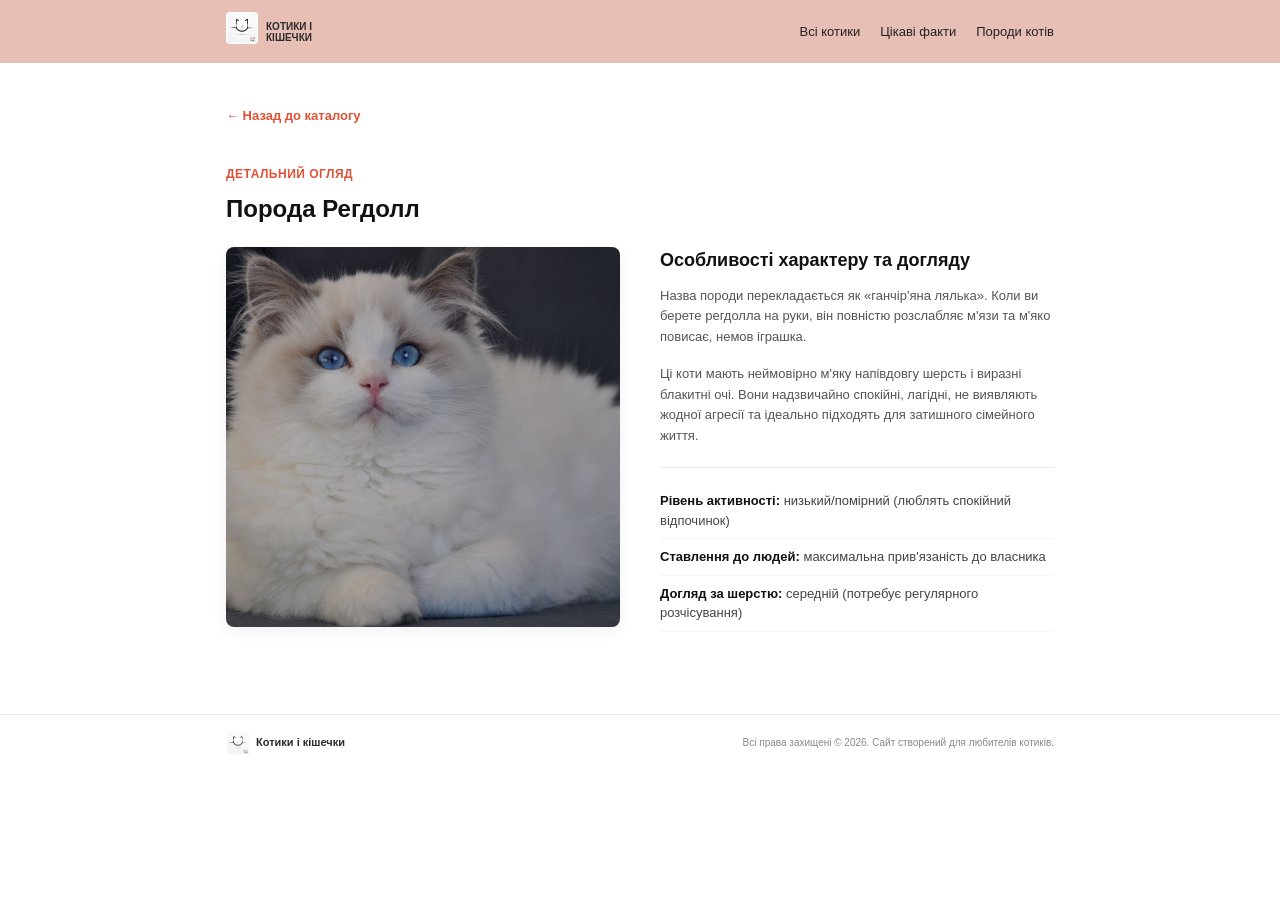
<file: ragdoll.html>
<!DOCTYPE html>
<html lang="uk">
<head>
    <meta charset="UTF-8">
    <meta name="viewport" content="width=device-width, initial-scale=1.0">
    <title>Порода Регдолл — Породи котів</title>
    <link rel="stylesheet" href="style.css">
</head>
<body>

    <header class="header">
        <div class="container header-container">
            <div class="logo">
                <div class="logo-icon">
                    <img src="Frame 2.png" alt="Логотип">
                </div>
                <div class="logo-text">
                    Котики і<br>кішечки
                </div>
            </div>
            <nav class="nav">
                <a href="index.html">Всі котики</a>
                <a href="facts.html">Цікаві факти</a>
                <a href="breeds.html">Породи котів</a>
            </nav>
        </div>
    </header>

    <main>
        <section class="container breed-detail-container">
            <a href="breeds.html" class="back-link">← Назад до каталогу</a>
            
            <span class="section-tag">Детальний огляд</span>
            <h1 class="section-title" style="text-align: left;">Порода Регдолл</h1>
            
            <div class="breed-detail-grid">
                <div>
                    <img src="1636853221_6-koshka-top-p-koshki-rek-dol-koshka-8.jpg" alt="Порода Регдолл" class="breed-detail-image">
                </div>
                <div class="breed-detail-info">
                    <h3>Особливості характеру та догляду</h3>
                    <p>
                        Назва породи перекладається як «ганчір'яна лялька». Коли ви берете регдолла на руки, він повністю розслабляє м'язи та м'яко повисає, немов іграшка.
                    </p>
                    <p>
                        Ці коти мають неймовірно м'яку напівдовгу шерсть і виразні блакитні очі. Вони надзвичайно спокійні, лагідні, не виявляють жодної агресії та ідеально підходять для затишного сімейного життя.
                    </p>
                    
                    <ul class="breed-features-list">
                        <li><strong>Рівень активності:</strong> низький/помірний (люблять спокійний відпочинок)</li>
                        <li><strong>Ставлення до людей:</strong> максимальна прив'язаність до власника</li>
                        <li><strong>Догляд за шерстю:</strong> середній (потребує регулярного розчісування)</li>
                    </ul>
                </div>
            </div>
        </section>
    </main>

    <footer class="footer">
        <div class="container footer-container">
            <div class="footer-logo">
                <img src="Frame 2.png" alt="Логотип">
                <span>Котики і кішечки</span>
            </div>
            <div class="footer-copy">
                Всі права захищені © 2026. Сайт створений для любителів котиків.
            </div>
        </div>
    </footer>

</body>
</html>
</file>
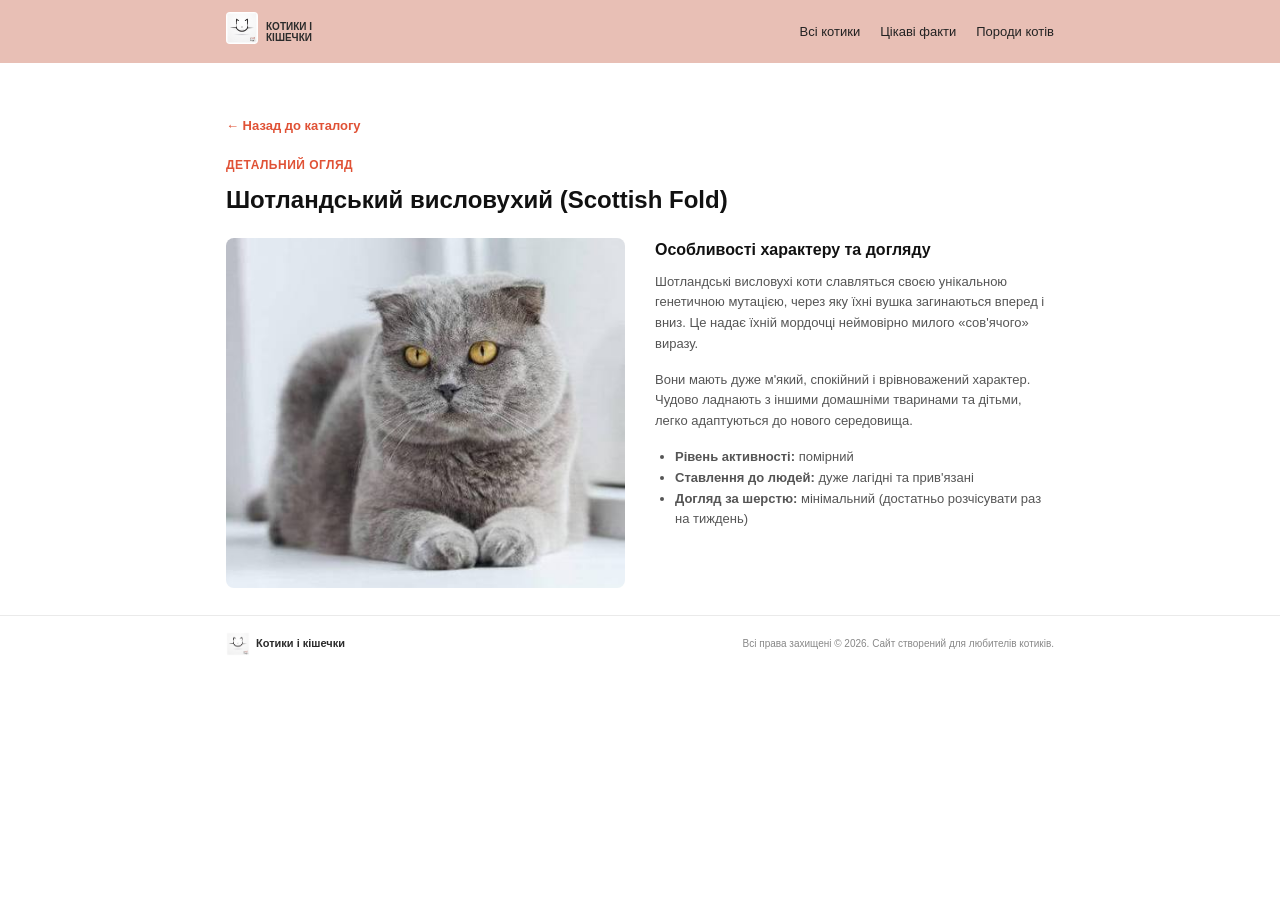
<file: scottish.html>
<!DOCTYPE html>
<html lang="uk">
<head>
    <meta charset="UTF-8">
    <meta name="viewport" content="width=device-width, initial-scale=1.0">
    <title>Шотландський висловухий — Породи котів</title>
    <link rel="stylesheet" href="style.css">
</head>
<body>

    <!-- Шапка сайту -->
    <header class="header">
        <div class="container header-container">
            <div class="logo">
                <div class="logo-icon">
                    <img src="Frame 2.png" alt="Логотип">
                </div>
                <div class="logo-text">
                    Котики і<br>кішечки
                </div>
            </div>
            <nav class="nav">
                <a href="index.html">Всі котики</a>
                <a href="facts.html">Цікаві факти</a>
                <a href="breeds.html">Породи котів</a>
            </nav>
        </div>
    </header>

    <main>
        <!-- Детальна інформація про породу -->
        <section class="container" style="padding-top: 50px; text-align: left;">
            <a href="breeds.html" style="color: #E05236; text-decoration: none; font-weight: 600; font-size: 13px; display: inline-block; margin-bottom: 20px;">← Назад до каталогу</a>
            
            <span class="section-tag" style="display: block; margin-top: 0;">Детальний огляд</span>
            <h1 class="section-title" style="text-align: left; margin-bottom: 20px;">Шотландський висловухий (Scottish Fold)</h1>
            
            <div style="display: grid; grid-template-columns: 1fr 1fr; gap: 30px; align-items: start; margin-top: 20px;">
                <div>
                    <img src="images (1).jpg" alt="Шотландський висловухий" style="width: 100%; border-radius: 8px; object-fit: cover; height: 350px;">
                </div>
                <div>
                    <h3 style="font-size: 16px; margin-bottom: 10px; color: #111;">Особливості характеру та догляду</h3>
                    <p style="font-size: 13px; color: #555; line-height: 1.6; margin-bottom: 15px;">
                        Шотландські висловухі коти славляться своєю унікальною генетичною мутацією, через яку їхні вушка загинаються вперед і вниз. Це надає їхній мордочці неймовірно милого «сов'ячого» виразу.
                    </p>
                    <p style="font-size: 13px; color: #555; line-height: 1.6; margin-bottom: 15px;">
                        Вони мають дуже м'який, спокійний і врівноважений характер. Чудово ладнають з іншими домашніми тваринами та дітьми, легко адаптуються до нового середовища.
                    </p>
                    <ul style="font-size: 13px; color: #555; padding-left: 20px; line-height: 1.6;">
                        <li><strong>Рівень активності:</strong> помірний</li>
                        <li><strong>Ставлення до людей:</strong> дуже лагідні та прив'язані</li>
                        <li><strong>Догляд за шерстю:</strong> мінімальний (достатньо розчісувати раз на тиждень)</li>
                    </ul>
                </div>
            </div>
        </section>
    </main>

    <!-- Підвал -->
    <footer class="footer">
        <div class="container footer-container">
            <div class="footer-logo">
                <img src="Frame 2.png" alt="Логотип">
                <span>Котики і кішечки</span>
            </div>
            <div class="footer-copy">
                Всі права захищені © 2026. Сайт створений для любителів котиків.
            </div>
        </div>
    </footer>

</body>
</html>
</file>
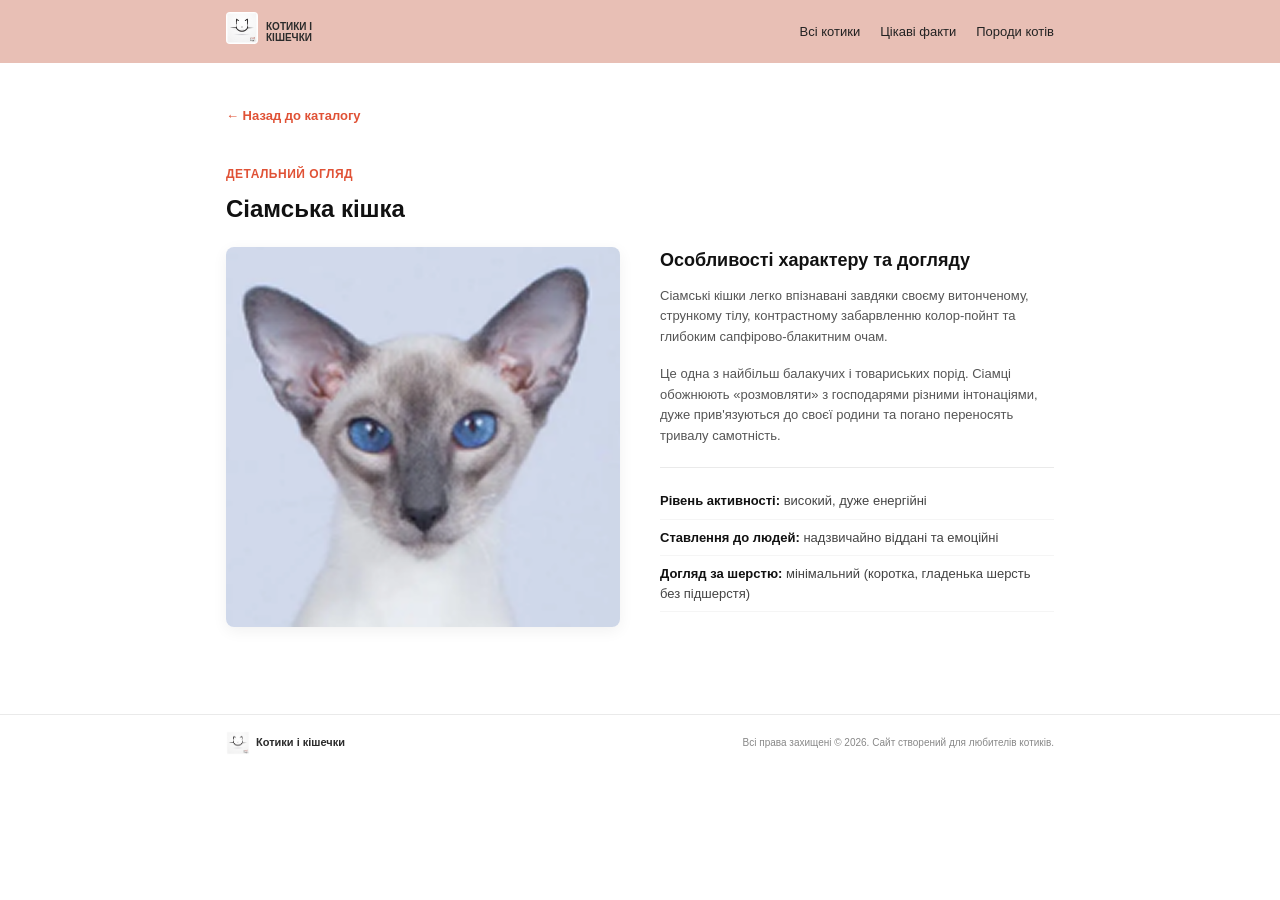
<file: siamese.html>
<!DOCTYPE html>
<html lang="uk">
<head>
    <meta charset="UTF-8">
    <meta name="viewport" content="width=device-width, initial-scale=1.0">
    <title>Сіамська кішка — Породи котів</title>
    <link rel="stylesheet" href="style.css">
</head>
<body>

    <header class="header">
        <div class="container header-container">
            <div class="logo">
                <div class="logo-icon">
                    <img src="Frame 2.png" alt="Логотип">
                </div>
                <div class="logo-text">
                    Котики і<br>кішечки
                </div>
            </div>
            <nav class="nav">
                <a href="index.html">Всі котики</a>
                <a href="facts.html">Цікаві факти</a>
                <a href="breeds.html">Породи котів</a>
            </nav>
        </div>
    </header>

    <main>
        <section class="container breed-detail-container">
            <a href="breeds.html" class="back-link">← Назад до каталогу</a>
            
            <span class="section-tag">Детальний огляд</span>
            <h1 class="section-title" style="text-align: left;">Сіамська кішка</h1>
            
            <div class="breed-detail-grid">
                <div>
                    <img src="image 20.png" alt="Сіамська кішка" class="breed-detail-image">
                </div>
                <div class="breed-detail-info">
                    <h3>Особливості характеру та догляду</h3>
                    <p>
                        Сіамські кішки легко впізнавані завдяки своєму витонченому, стрункому тілу, контрастному забарвленню колор-пойнт та глибоким сапфірово-блакитним очам.
                    </p>
                    <p>
                        Це одна з найбільш балакучих і товариських порід. Сіамці обожнюють «розмовляти» з господарями різними інтонаціями, дуже прив'язуються до своєї родини та погано переносять тривалу самотність.
                    </p>
                    
                    <ul class="breed-features-list">
                        <li><strong>Рівень активності:</strong> високий, дуже енергійні</li>
                        <li><strong>Ставлення до людей:</strong> надзвичайно віддані та емоційні</li>
                        <li><strong>Догляд за шерстю:</strong> мінімальний (коротка, гладенька шерсть без підшерстя)</li>
                    </ul>
                </div>
            </div>
        </section>
    </main>

    <footer class="footer">
        <div class="container footer-container">
            <div class="footer-logo">
                <img src="Frame 2.png" alt="Логотип">
                <span>Котики і кішечки</span>
            </div>
            <div class="footer-copy">
                Всі права захищені © 2026. Сайт створений для любителів котиків.
            </div>
        </div>
    </footer>

</body>
</html>
</file>
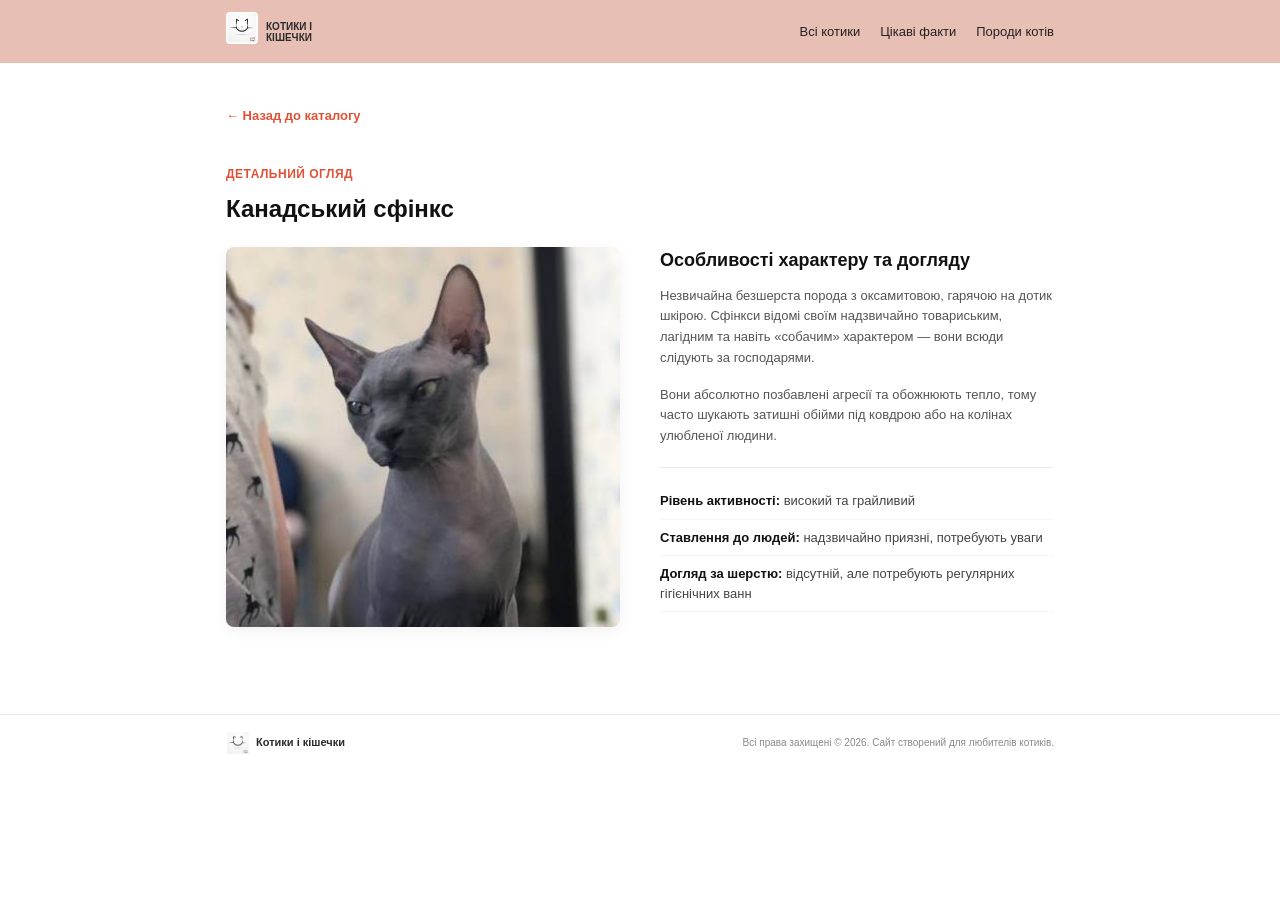
<file: sphynx.html>
<!DOCTYPE html>
<html lang="uk">
<head>
    <meta charset="UTF-8">
    <meta name="viewport" content="width=device-width, initial-scale=1.0">
    <title>Канадський сфінкс — Породи котів</title>
    <link rel="stylesheet" href="style.css">
</head>
<body>

    <header class="header">
        <div class="container header-container">
            <div class="logo">
                <div class="logo-icon">
                    <img src="Frame 2.png" alt="Логотип">
                </div>
                <div class="logo-text">
                    Котики і<br>кішечки
                </div>
            </div>
            <nav class="nav">
                <a href="index.html">Всі котики</a>
                <a href="facts.html">Цікаві факти</a>
                <a href="breeds.html">Породи котів</a>
            </nav>
        </div>
    </header>

    <main>
        <section class="container breed-detail-container">
            <a href="breeds.html" class="back-link">← Назад до каталогу</a>
            
            <span class="section-tag">Детальний огляд</span>
            <h1 class="section-title" style="text-align: left;">Канадський сфінкс</h1>
            
            <div class="breed-detail-grid">
                <div>
                    <img src="images.jpg" alt="Канадський сфінкс" class="breed-detail-image">
                </div>
                <div class="breed-detail-info">
                    <h3>Особливості характеру та догляду</h3>
                    <p>
                        Незвичайна безшерста порода з оксамитовою, гарячою на дотик шкірою. Сфінкси відомі своїм надзвичайно товариським, лагідним та навіть «собачим» характером — вони всюди слідують за господарями.
                    </p>
                    <p>
                        Вони абсолютно позбавлені агресії та обожнюють тепло, тому часто шукають затишні обійми під ковдрою або на колінах улюбленої людини.
                    </p>
                    
                    <ul class="breed-features-list">
                        <li><strong>Рівень активності:</strong> високий та грайливий</li>
                        <li><strong>Ставлення до людей:</strong> надзвичайно приязні, потребують уваги</li>
                        <li><strong>Догляд за шерстю:</strong> відсутній, але потребують регулярних гігієнічних ванн</li>
                    </ul>
                </div>
            </div>
        </section>
    </main>

    <footer class="footer">
        <div class="container footer-container">
            <div class="footer-logo">
                <img src="Frame 2.png" alt="Логотип">
                <span>Котики і кішечки</span>
            </div>
            <div class="footer-copy">
                Всі права захищені © 2026. Сайт створений для любителів котиків.
            </div>
        </div>
    </footer>

</body>
</html>
</file>
<file: style.css>
* {
    box-sizing: border-box;
    margin: 0;
    padding: 0;
}

body {
    font-family: -apple-system, BlinkMacSystemFont, "Segoe UI", Roboto, Arial, sans-serif;
    color: #2b2b2b;
    background-color: #ffffff;
    line-height: 1.5;
}

.container {
    max-width: 860px;
    margin: 0 auto;
    padding: 0 16px;
}

/* Шапка сайту */
.header {
    background-color: #E8BFB5;
    padding: 12px 0;
    width: 100%;
}

.header-container {
    display: flex;
    justify-content: space-between;
    align-items: center;
}

.logo {
    display: flex;
    align-items: center;
    gap: 8px;
}

.logo-icon img {
    width: 32px;
    height: 32px;
    object-fit: contain;
    border-radius: 4px;
    background: #fff;
}

.logo-text {
    font-size: 10px;
    line-height: 1.1;
    font-weight: 700;
    text-transform: uppercase;
}

.nav {
    display: flex;
    gap: 20px;
}

.nav a {
    text-decoration: none;
    color: #222222;
    font-size: 13px;
    font-weight: 500;
}

.nav a:hover {
    color: #E05236;
}

/* Секції та відступи зверху, щоб червоні підзаголовки ніколи не прилипали */
section {
    padding-top: 70px;
    padding-bottom: 30px;
    text-align: center;
}

/* Червоний підзаголовок з чистим відступом зверху і знизу */
.section-tag {
    color: #E05236;
    font-size: 12px;
    font-weight: 600;
    text-transform: uppercase;
    letter-spacing: 0.5px;
    display: block;
    margin-top: 15px;
    margin-bottom: 8px;
}

.main-title, .section-title {
    font-size: 24px;
    font-weight: 700;
    color: #111111;
    margin-bottom: 10px;
}

.section-desc {
    font-size: 13px;
    color: #555555;
    max-width: 500px;
    margin: 0 auto 30px auto;
}

/* Кнопки */
.hero-buttons {
    display: flex;
    justify-content: center;
    gap: 12px;
    margin-bottom: 30px;
}

.btn {
    padding: 8px 18px;
    font-size: 13px;
    border-radius: 3px;
    text-decoration: none;
    font-weight: 500;
}

.btn-primary {
    background-color: #E05236;
    color: #ffffff;
}

.btn-secondary {
    background-color: transparent;
    color: #333333;
    border: 1px solid #cccccc;
}

/* Hero сітка */
.hero-grid {
    display: grid;
    grid-template-columns: repeat(3, 1fr);
    gap: 12px;
}

.hero-card img {
    width: 100%;
    height: 220px;
    object-fit: cover;
    object-position: center top;
    border-radius: 3px;
    display: block;
}

/* Галерея */
.gallery-grid {
    display: grid;
    grid-template-columns: repeat(4, 1fr);
    gap: 10px;
}

.gallery-card {
    border-radius: 3px;
    overflow: hidden;
}

.gallery-card img {
    width: 100%;
    height: 190px;
    object-fit: cover;
    object-position: center top;
    display: block;
}

/* Факти */
.facts-grid {
    display: grid;
    grid-template-columns: repeat(3, 1fr);
    gap: 14px;
    text-align: left;
}

.fact-card {
    border: 1px solid #eaeaea;
    padding: 16px;
    border-radius: 3px;
    background-color: #ffffff;
    display: flex;
    flex-direction: column;
}

.fact-icon {
    color: #E05236;
    font-size: 14px;
    margin-bottom: 10px;
}

.fact-title {
    font-size: 13px;
    font-weight: 700;
    margin-bottom: 8px;
}

.fact-text {
    font-size: 11px;
    color: #666666;
    line-height: 1.4;
    margin-bottom: 14px;
    flex-grow: 1;
}

.fact-link {
    color: #E05236;
    font-size: 11px;
    font-weight: 600;
    text-decoration: none;
}

/* Види котів */
.breeds-grid {
    display: grid;
    grid-template-columns: repeat(2, 1fr);
    gap: 16px;
    text-align: left;
}

.breed-card {
    border: 1px solid #eaeaea;
    border-radius: 3px;
    overflow: hidden;
    background-color: #ffffff;
}

.breed-card img {
    width: 100%;
    height: 190px;
    object-fit: cover;
    object-position: center top;
    display: block;
}

.breed-content {
    padding: 14px;
}

.breed-content h3 {
    font-size: 14px;
    font-weight: 700;
    margin-bottom: 6px;
}

.breed-content p {
    font-size: 11px;
    color: #666666;
    margin-bottom: 10px;
}

.breed-content a {
    color: #E05236;
    font-size: 11px;
    font-weight: 600;
    text-decoration: none;
}

/* Підвал */
.footer {
    border-top: 1px solid #eaeaea;
    padding: 16px 0;
    margin-top: 20px;
}

.footer-container {
    display: flex;
    justify-content: space-between;
    align-items: center;
}

.footer-logo {
    display: flex;
    align-items: center;
    gap: 6px;
    font-size: 11px;
    font-weight: 700;
}

.footer-logo img {
    width: 24px;
    height: 24px;
    object-fit: contain;
}

.footer-copy {
    font-size: 10px;
    color: #888888;
}

/* Адаптивність */
@media (max-width: 650px) {
    .hero-grid, .facts-grid, .breeds-grid {
        grid-template-columns: 1fr;
    }
    .gallery-grid {
        grid-template-columns: repeat(2, 1fr);
    }
    .header-container, .footer-container {
        flex-direction: column;
        gap: 10px;
        text-align: center;
    }
    .logo {
        justify-content: center;
    }
}
/* Стильні картки порід із повними мордочками котів без обрізання */
.breeds-grid {
    display: grid;
    grid-template-columns: repeat(2, 1fr);
    gap: 24px;
    text-align: left;
}

.breed-card {
    border: 1px solid #eee;
    border-radius: 8px;
    overflow: hidden;
    background-color: #ffffff;
    box-shadow: 0 4px 15px rgba(0, 0, 0, 0.05);
    transition: transform 0.2s ease, box-shadow 0.2s ease;
}

.breed-card:hover {
    transform: translateY(-4px);
    box-shadow: 0 8px 25px rgba(0, 0, 0, 0.08);
}

.breed-card img {
    width: 100%;
    height: 240px;
    object-fit:contain; /* Показує фото повністю, жодна мордочка чи вушко не зріжеться! */
    object-position:center;
    background-color: #f9f9f9; /* М'який фон навколо фото, якщо пропорції відрізняються */
    display: block;
}

.breed-content {
    padding: 20px;
}

.breed-content h3 {
    font-size: 16px;
    font-weight: 700;
    color: #111;
    margin-bottom: 8px;
}

.breed-content p {
    font-size: 12px;
    color: #666666;
    line-height: 1.5;
    margin-bottom: 14px;
}

.breed-content a {
    color: #E05236;
    font-size: 12px;
    font-weight: 600;
    text-decoration: none;
}

.breed-content a:hover {
    text-decoration: underline;
}
/* Стилі для детальної сторінки породи */
.breed-detail-container {
    padding-top: 40px;
    padding-bottom: 60px;
    text-align: left;
}

.back-link {
    color: #E05236;
    text-decoration: none;
    font-weight: 600;
    font-size: 13px;
    display: inline-block;
    margin-bottom: 24px;
    transition: opacity 0.2s ease;
}

.back-link:hover {
    opacity: 0.8;
    text-decoration: underline;
}

.breed-detail-grid {
    display: grid;
    grid-template-columns: 1fr 1fr;
    gap: 40px;
    align-items: start;
    margin-top: 20px;
}

.breed-detail-image {
    width: 100%;
    height: 380px;
    border-radius: 8px;
    object-fit: cover;
    box-shadow: 0 4px 15px rgba(0, 0, 0, 0.06);
}

.breed-detail-info h3 {
    font-size: 18px;
    margin-bottom: 12px;
    color: #111;
    font-weight: 700;
}

.breed-detail-info p {
    font-size: 13px;
    color: #555555;
    line-height: 1.6;
    margin-bottom: 16px;
}

.breed-features-list {
    list-style: none;
    padding: 0;
    margin-top: 20px;
    border-top: 1px solid #eaeaea;
    padding-top: 15px;
}

.breed-features-list li {
    font-size: 13px;
    color: #444444;
    padding: 8px 0;
    border-bottom: 1px solid #f5f5f5;
}

.breed-features-list li strong {
    color: #111;
}

/* Адаптивність для детальних сторінок */
@media (max-width: 768px) {
    .breed-detail-grid {
        grid-template-columns: 1fr;
        gap: 20px;
    }
    .breed-detail-image {
        height: 280px;
    }
}
/* Велика галерея фото */
.full-gallery-grid {
    display: grid;
    grid-template-columns: repeat(3, 1fr);
    gap: 16px;
}

.full-gallery-grid .gallery-card {
    border-radius: 8px;
    overflow: hidden;
    background: #f9f9f9;
    box-shadow: 0 4px 12px rgba(0, 0, 0, 0.05);
    transition: transform 0.2s ease, box-shadow 0.2s ease;
}

.full-gallery-grid .gallery-card:hover {
    transform: translateY(-4px);
    box-shadow: 0 8px 20px rgba(0, 0, 0, 0.1);
}

.full-gallery-grid .gallery-card img {
    width: 100%;
    height: 240px;
    object-fit: cover;
    object-position: center top;
    display: block;
}

/* Адаптивність для мобільних */
@media (max-width: 768px) {
    .full-gallery-grid {
        grid-template-columns: repeat(2, 1fr);
    }
}

@media (max-width: 480px) {
    .full-gallery-grid {
        grid-template-columns: 1fr;
    }
}
</file>
